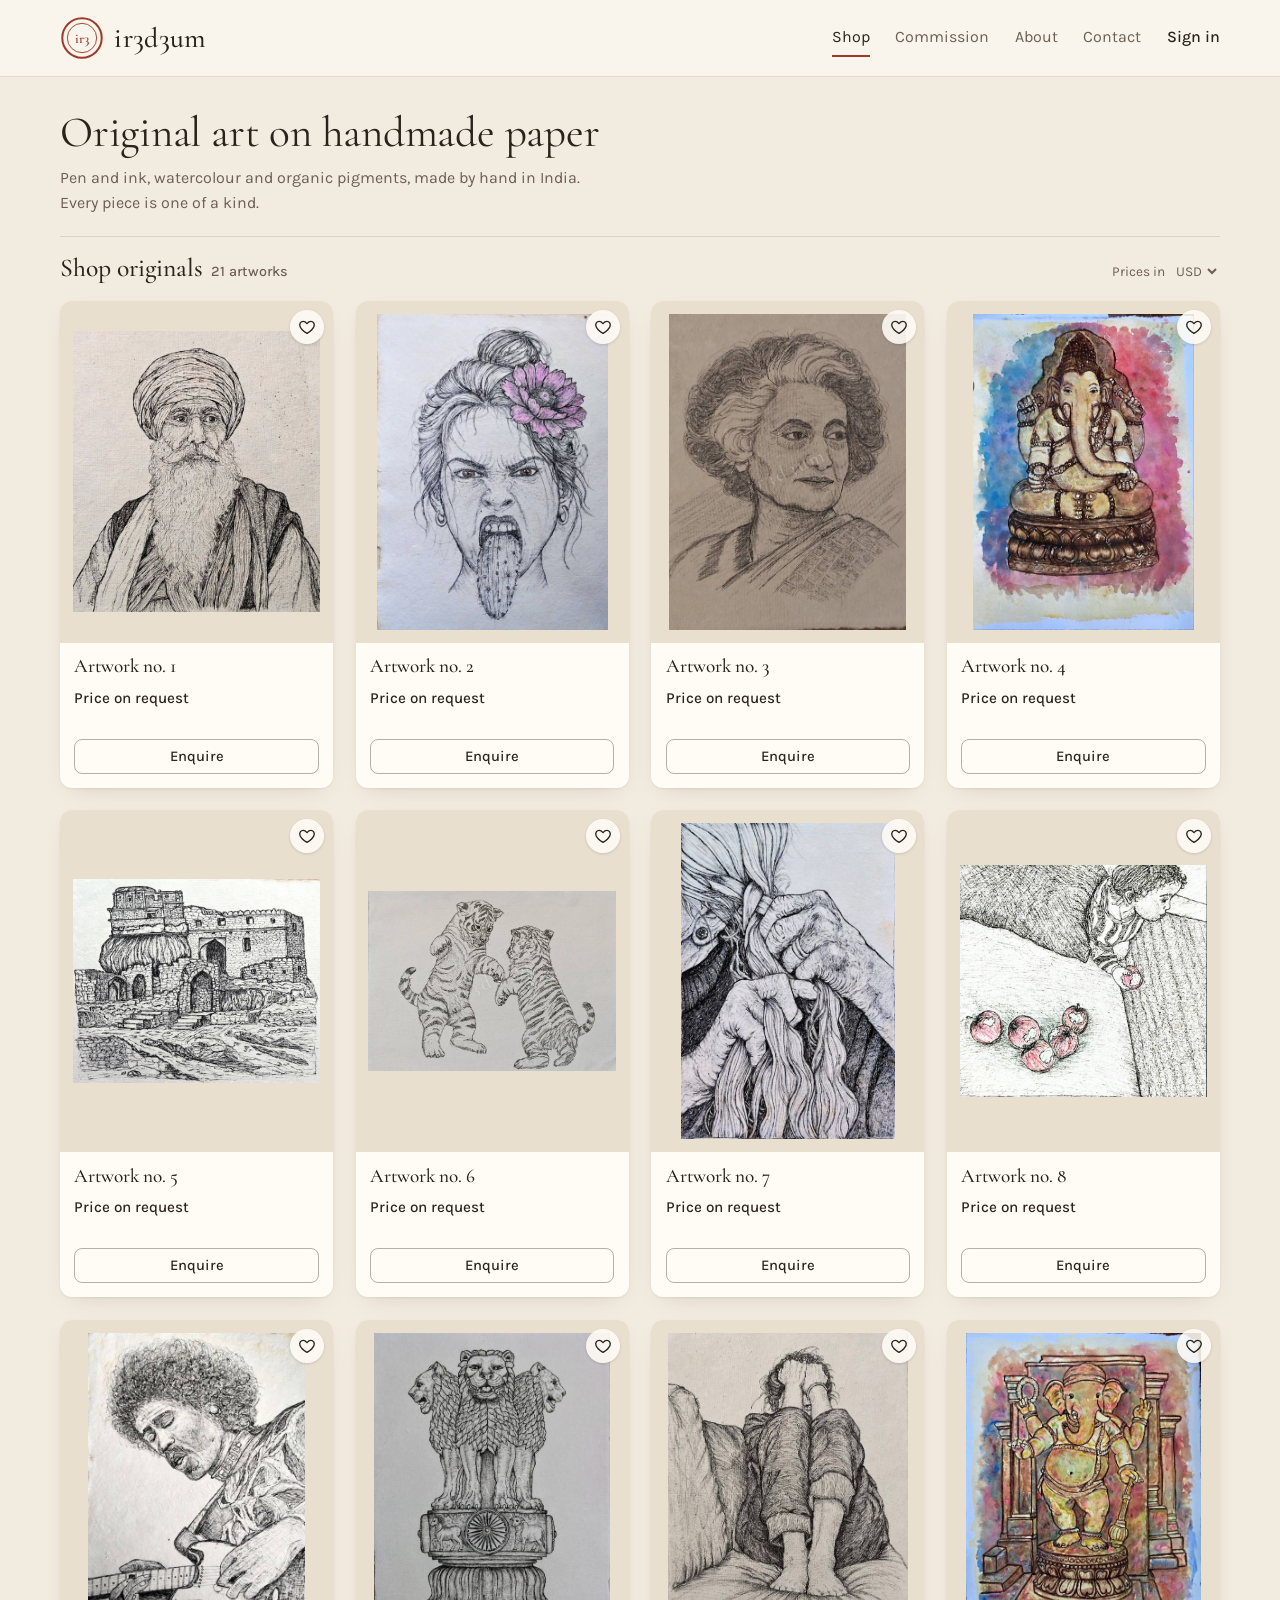
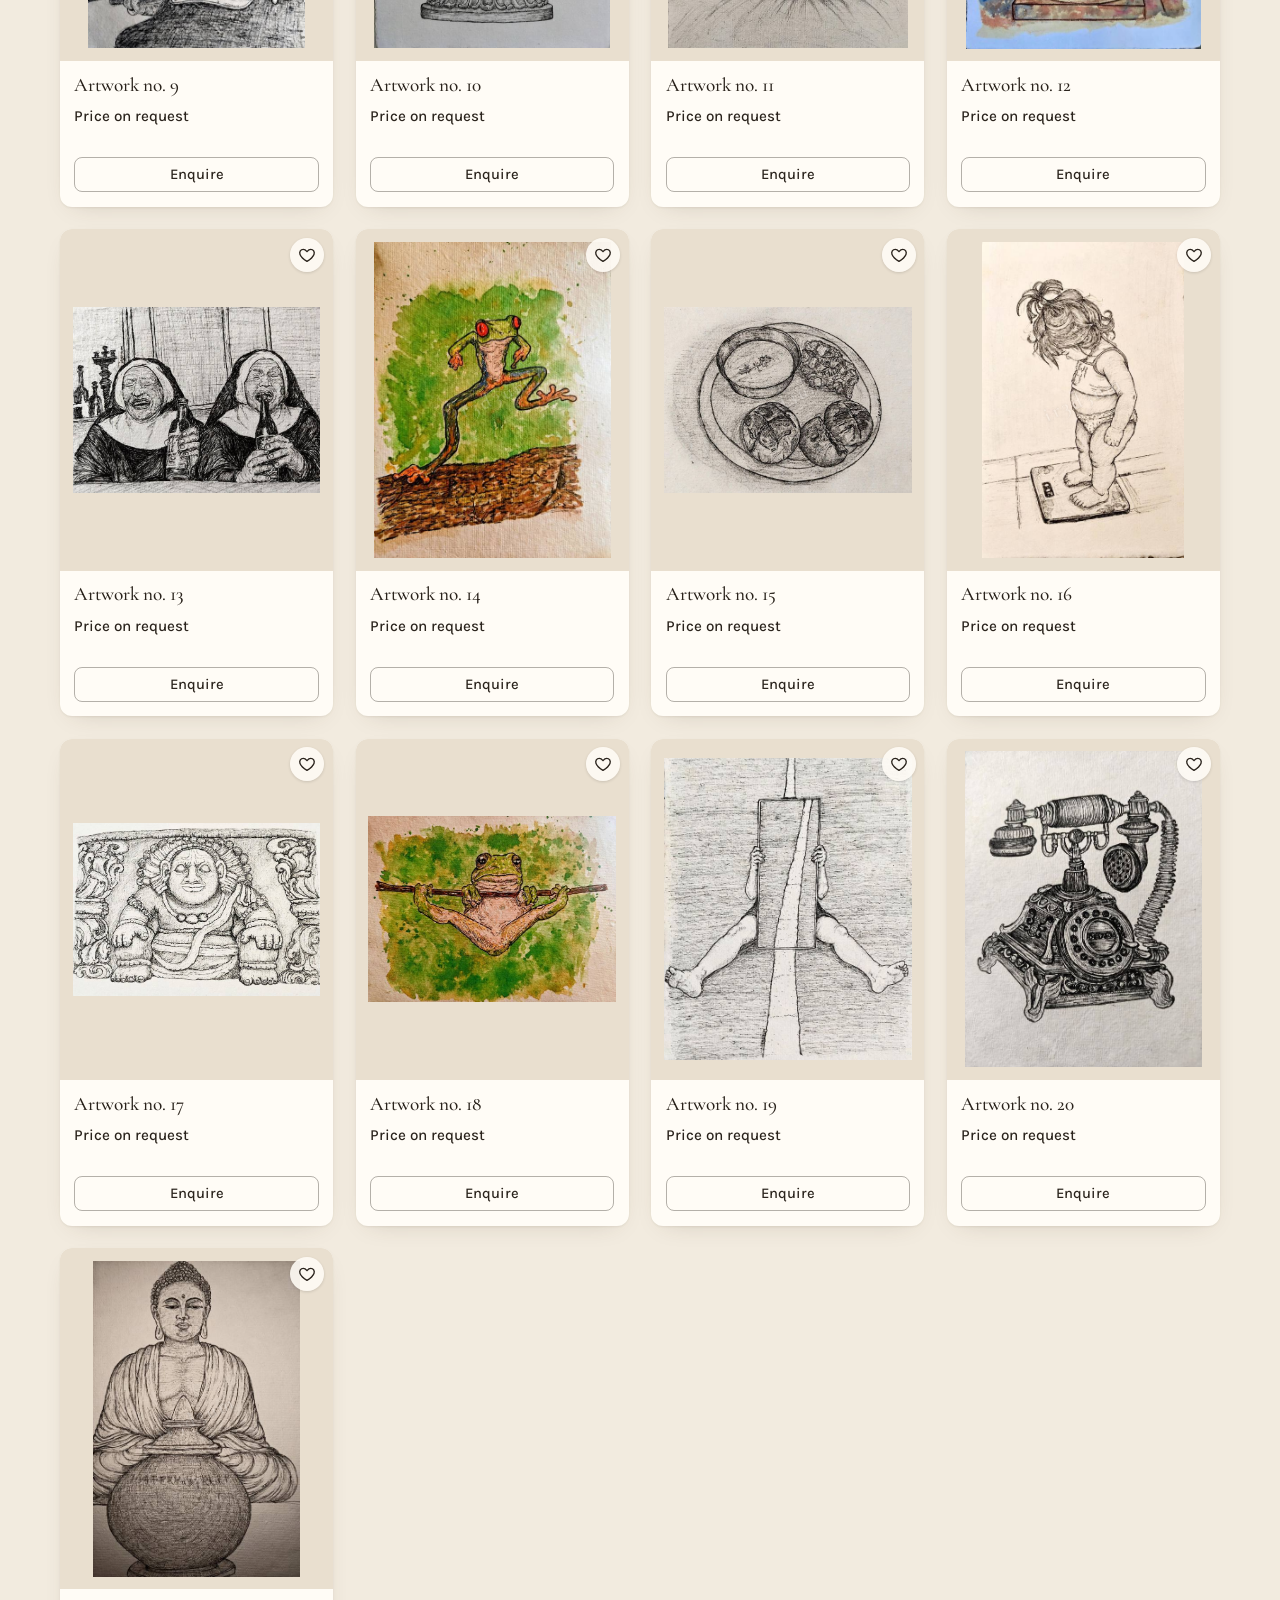
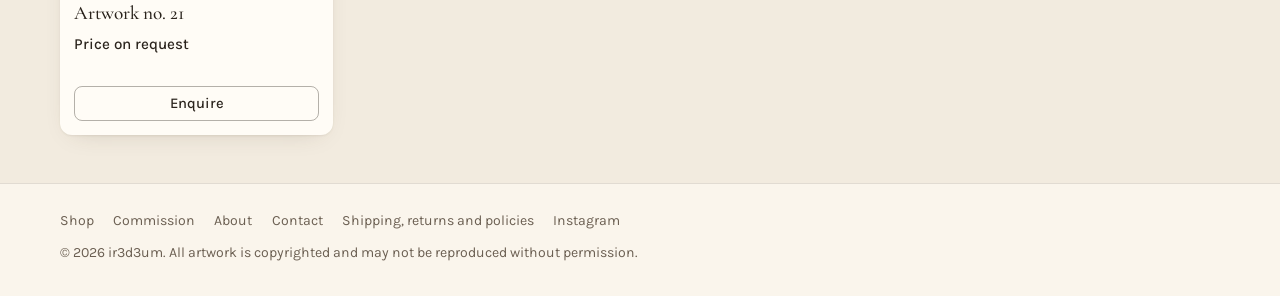
<file: index.html>
<!DOCTYPE html>
<html lang="en">
<head>
<meta charset="utf-8">
<meta name="viewport" content="width=device-width, initial-scale=1, viewport-fit=cover">
<title>ir3d3um | Original art on handmade paper</title>
<meta name="description" content="Original artworks by ir3d3um, made by hand in India on handmade paper. Shop originals or commission an artwork.">
<link rel="icon" href="data:image/svg+xml,%3Csvg xmlns='http://www.w3.org/2000/svg' viewBox='0 0 48 48'%3E%3Ccircle cx='24' cy='24' r='21' fill='none' stroke='%23a3322b' stroke-width='3'/%3E%3C/svg%3E">
<link rel="preconnect" href="https://fonts.googleapis.com"><link rel="preconnect" href="https://fonts.gstatic.com" crossorigin>
<link href="https://fonts.googleapis.com/css2?family=Cormorant+Garamond:ital,wght@0,400;0,500;0,600;1,400&family=Karla:wght@400;500&display=swap" rel="stylesheet">
<link rel="stylesheet" href="style.css">
</head>
<body>
<header class="site-head"><div class="wrap">
  <a class="brand" href="index.html" aria-label="ir3d3um home"><svg viewBox="0 0 48 48" aria-hidden="true"><circle cx="24" cy="24" r="21.5" fill="none" stroke="currentColor" stroke-width="2.2"/><circle cx="24" cy="24" r="16" fill="none" stroke="currentColor" stroke-width="1"/><text x="24" y="29" text-anchor="middle" font-family="Cormorant Garamond,Georgia,serif" font-size="15" font-weight="600" fill="currentColor">ir3</text></svg><span>ir3d3um</span></a>
  <button class="menu-btn" type="button" aria-expanded="false" aria-controls="mainnav">Menu</button>
  <nav class="mainnav" id="mainnav" aria-label="Main"><a href="index.html">Shop</a><a href="commission.html">Commission</a><a href="about.html">About</a><a href="contact.html">Contact</a><span id="acctslot" style="display:contents"></span></nav>
</div></header>
<main>
<section class="wrap hero">
  <h1>Original art on handmade paper</h1>
  <p>Pen and ink, watercolour and organic pigments, made by hand in India. Every piece is one of a kind.</p>
</section>
<section class="wrap" id="shop" aria-labelledby="shoph">
  <div class="shopbar"><h2 id="shoph">Shop originals<span class="count" id="count"></span></h2><div id="curslot"></div></div>
  <div class="grid" id="grid"></div>
</section>
</main>
<dialog id="lb" aria-label="Artwork view"><button class="closex" type="button" aria-label="Close">×</button><div class="viewer">
  <div class="frame"><img alt="" draggable="false"><span class="wm">ir3d3um</span></div>
  <p class="cap" id="lbcap"></p>
  <div class="acts"><button type="button" class="btn ghost small" id="wallbtn">See it on a wall</button><button type="button" class="btn ghost small" id="roombtn">Try it in your room</button><a class="btn small" id="lbenq" href="contact.html">Enquire about this artwork</a></div>
  <p class="fine">© ir3d3um. All artwork is copyrighted. Do not copy or reproduce without written permission.</p>
</div></dialog>
<dialog id="wall" aria-label="Artwork on a wall"><button class="closex" type="button" aria-label="Close">×</button><div class="viewer">
  <canvas id="wallcanvas"></canvas><p class="cap" id="wallname"></p>
  <div class="acts"><button type="button" class="btn ghost small" id="wnext">Change wall</button><button type="button" class="btn ghost small" id="fnext">Change frame</button></div>
  <p class="fine">A visual preview only. Real size, framing and colour vary.</p>
</div></dialog>
<dialog id="room" aria-label="Try the artwork in your room"><button class="closex" type="button" aria-label="Close">×</button><div class="viewer">
  <canvas id="roomcanvas"></canvas>
  <div class="acts"><label class="btn small">Choose a photo of your wall<input type="file" id="roomfile" accept="image/*"></label><button type="button" class="btn ghost small" id="roomframe">Change frame</button></div>
  <p class="fine"><label>Size <input type="range" id="roomsize" min="10" max="80" value="30"></label></p>
  <p class="fine">Drag the artwork to place it. Your photo stays on your device and is never uploaded.</p>
</div></dialog>
<footer class="site-foot"><div class="wrap">
  <nav aria-label="Footer"><a href="index.html">Shop</a><a href="commission.html">Commission</a><a href="about.html">About</a><a href="contact.html">Contact</a><a href="policies.html">Shipping, returns and policies</a><a href="https://www.instagram.com/ir3d3um" target="_blank" rel="noopener">Instagram</a></nav>
  <span>© 2026 ir3d3um. All artwork is copyrighted and may not be reproduced without permission.</span>
</div></footer>
<script src="site-config.js"></script>
<script src="common.js"></script>
<script src="firebase-config.js"></script>
<script src="accounts.js"></script>
<script src="currency.js"></script>
<script src="site.js"></script>
</body>
</html>
</file>
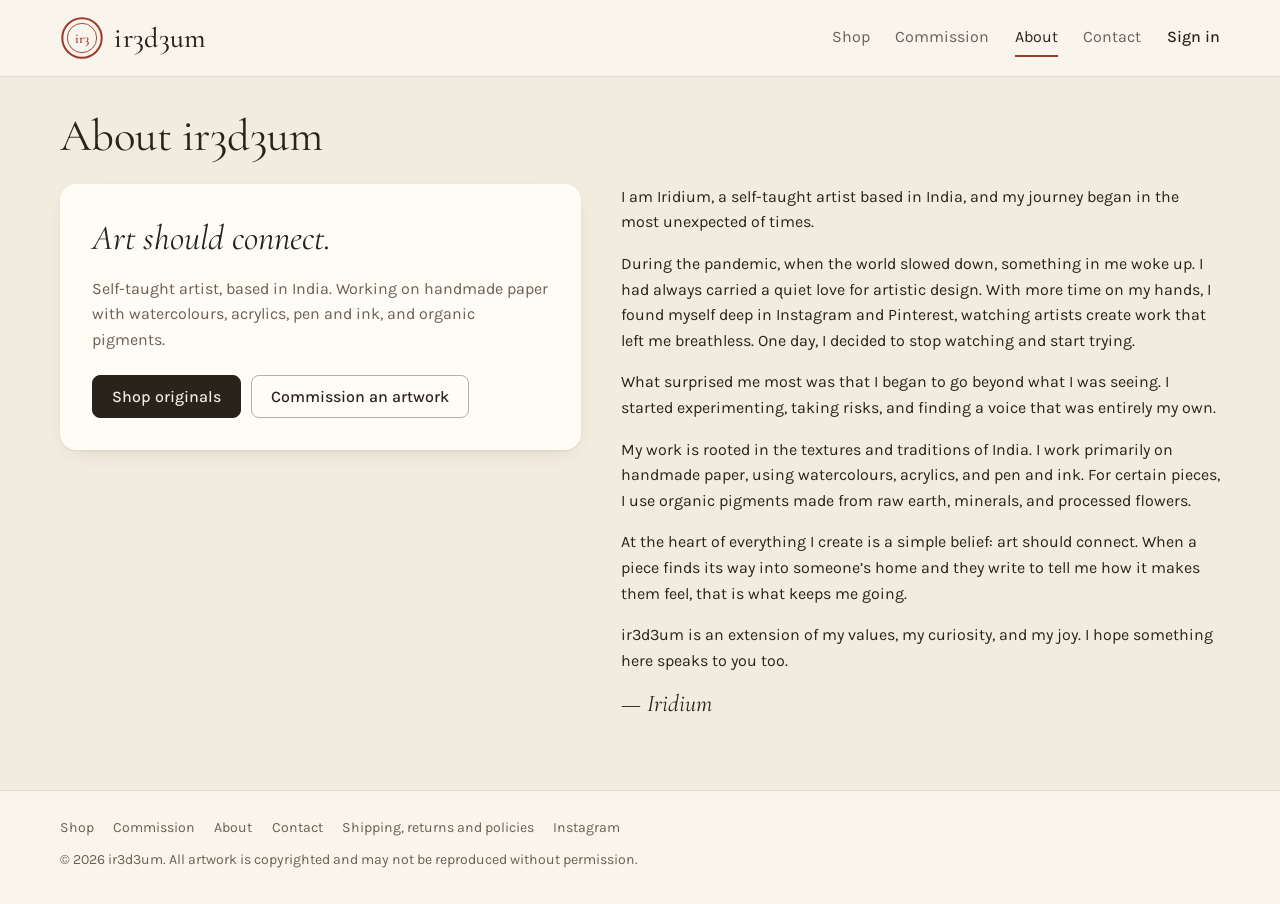
<file: about.html>
<!DOCTYPE html>
<html lang="en">
<head>
<meta charset="utf-8">
<meta name="viewport" content="width=device-width, initial-scale=1, viewport-fit=cover">
<title>About | ir3d3um</title>
<meta name="description" content="About Iridium, the self-taught artist behind ir3d3um.">
<link rel="icon" href="data:image/svg+xml,%3Csvg xmlns='http://www.w3.org/2000/svg' viewBox='0 0 48 48'%3E%3Ccircle cx='24' cy='24' r='21' fill='none' stroke='%23a3322b' stroke-width='3'/%3E%3C/svg%3E">
<link rel="preconnect" href="https://fonts.googleapis.com"><link rel="preconnect" href="https://fonts.gstatic.com" crossorigin>
<link href="https://fonts.googleapis.com/css2?family=Cormorant+Garamond:ital,wght@0,400;0,500;0,600;1,400&family=Karla:wght@400;500&display=swap" rel="stylesheet">
<link rel="stylesheet" href="style.css">
</head>
<body>
<header class="site-head"><div class="wrap">
  <a class="brand" href="index.html" aria-label="ir3d3um home"><svg viewBox="0 0 48 48" aria-hidden="true"><circle cx="24" cy="24" r="21.5" fill="none" stroke="currentColor" stroke-width="2.2"/><circle cx="24" cy="24" r="16" fill="none" stroke="currentColor" stroke-width="1"/><text x="24" y="29" text-anchor="middle" font-family="Cormorant Garamond,Georgia,serif" font-size="15" font-weight="600" fill="currentColor">ir3</text></svg><span>ir3d3um</span></a>
  <button class="menu-btn" type="button" aria-expanded="false" aria-controls="mainnav">Menu</button>
  <nav class="mainnav" id="mainnav" aria-label="Main"><a href="index.html">Shop</a><a href="commission.html">Commission</a><a href="about.html">About</a><a href="contact.html">Contact</a><span id="acctslot" style="display:contents"></span></nav>
</div></header>
<main class="wrap page">
  <h1>About ir3d3um</h1>
  <div class="two" style="margin-top:1.4rem">
    <div class="panel"><p class="pull">Art should connect.</p><p style="color:var(--ink-soft);margin:1rem 0 0">Self-taught artist, based in India. Working on handmade paper with watercolours, acrylics, pen and ink, and organic pigments.</p>
      <p style="margin:1.4rem 0 0;display:flex;gap:.6rem;flex-wrap:wrap"><a class="btn" href="index.html">Shop originals</a><a class="btn ghost" href="commission.html">Commission an artwork</a></p></div>
    <div class="prose">
      <p>I am Iridium, a self-taught artist based in India, and my journey began in the most unexpected of times.</p>
      <p>During the pandemic, when the world slowed down, something in me woke up. I had always carried a quiet love for artistic design. With more time on my hands, I found myself deep in Instagram and Pinterest, watching artists create work that left me breathless. One day, I decided to stop watching and start trying.</p>
      <p>What surprised me most was that I began to go beyond what I was seeing. I started experimenting, taking risks, and finding a voice that was entirely my own.</p>
      <p>My work is rooted in the textures and traditions of India. I work primarily on handmade paper, using watercolours, acrylics, and pen and ink. For certain pieces, I use organic pigments made from raw earth, minerals, and processed flowers.</p>
      <p>At the heart of everything I create is a simple belief: art should connect. When a piece finds its way into someone’s home and they write to tell me how it makes them feel, that is what keeps me going.</p>
      <p>ir3d3um is an extension of my values, my curiosity, and my joy. I hope something here speaks to you too.</p>
      <p style="font:italic 1.5rem var(--serif)">— Iridium</p>
    </div>
  </div>
</main>
<footer class="site-foot"><div class="wrap">
  <nav aria-label="Footer"><a href="index.html">Shop</a><a href="commission.html">Commission</a><a href="about.html">About</a><a href="contact.html">Contact</a><a href="policies.html">Shipping, returns and policies</a><a href="https://www.instagram.com/ir3d3um" target="_blank" rel="noopener">Instagram</a></nav>
  <span>© 2026 ir3d3um. All artwork is copyrighted and may not be reproduced without permission.</span>
</div></footer>
<script src="site-config.js"></script>
<script src="common.js"></script>
<script src="firebase-config.js"></script>
<script src="accounts.js"></script>
</body>
</html>
</file>
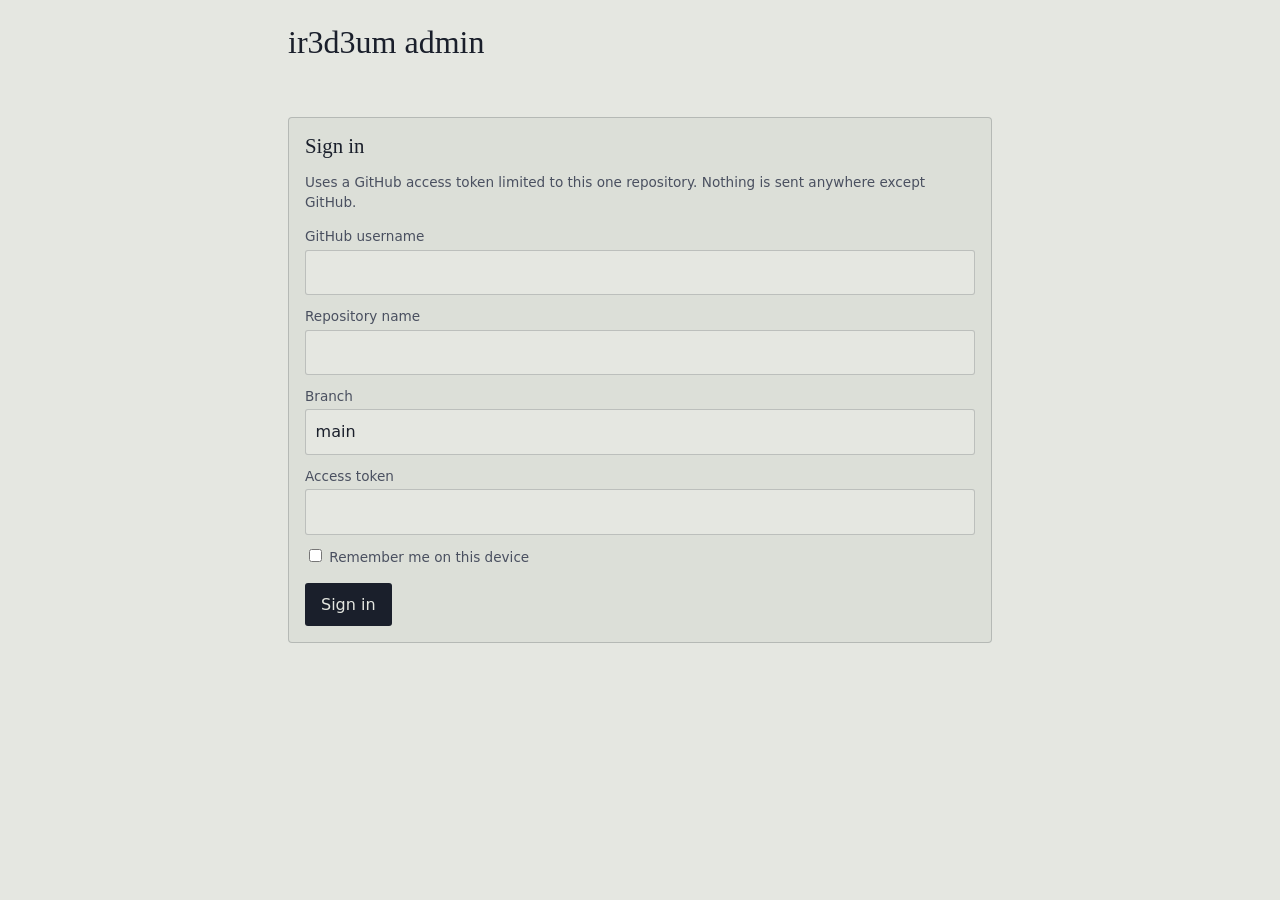
<file: admin.html>
<!DOCTYPE html>
<html lang="en"><head><meta charset="utf-8"><meta name="viewport" content="width=device-width,initial-scale=1"><meta name="robots" content="noindex"><title>ir3d3um admin</title>
<style>
:root{--bg:#e5e7e1;--card:#dcdfd8;--ink:#1a1f2b;--soft:#4a5060;--seal:#a3322b;--line:#1a1f2b33;color-scheme:light}
@media(prefers-color-scheme:dark){:root{--bg:#15181f;--card:#1c2029;--ink:#e6e4dc;--soft:#a5a9b4;--seal:#d4655c;--line:#e6e4dc33;color-scheme:dark}}
*{box-sizing:border-box}[hidden]{display:none!important}
body{margin:0;background:var(--bg);color:var(--ink);font:16px/1.5 system-ui,-apple-system,"Segoe UI",sans-serif;padding:1rem}
main{max-width:44rem;margin:0 auto}h1{font:500 2rem Georgia,serif;margin:.5rem 0 1rem}h2{font:500 1.3rem Georgia,serif;margin:0 0 .5rem}
.box{background:var(--card);padding:1rem;margin:0 0 1rem;border:1px solid var(--line);border-radius:4px}
label{display:block;font-size:.85rem;color:var(--soft);margin:.7rem 0 .2rem}
input,select,textarea{font:inherit;width:100%;padding:.6rem;border:1px solid var(--line);border-radius:3px;background:var(--bg);color:var(--ink)}
button{font:inherit;cursor:pointer;background:var(--ink);color:var(--bg);border:0;border-radius:3px;padding:.6rem 1rem;margin:.8rem .4rem 0 0}
button.alt{background:transparent;color:var(--ink);border:1px solid var(--ink)}button.del{background:transparent;color:var(--seal);border:1px solid var(--seal)}
.item{display:grid;gap:1rem}.item img{width:100%;max-height:220px;object-fit:contain;background:var(--bg)}
@media(min-width:600px){.item{grid-template-columns:140px 1fr}}
#msg{min-height:1.5rem;color:var(--soft)}.small{font-size:.85rem;color:var(--soft)}
</style></head><body><main>
<h1>ir3d3um admin</h1><p id="msg"></p>
<section id="login" class="box"><h2>Sign in</h2>
<p class="small">Uses a GitHub access token limited to this one repository. Nothing is sent anywhere except GitHub.</p>
<form id="lf"><label>GitHub username</label><input id="lo" required autocapitalize="none">
<label>Repository name</label><input id="lr" required autocapitalize="none">
<label>Branch</label><input id="lbr" value="main" autocapitalize="none">
<label>Access token</label><input id="lt" type="password" required autocomplete="off">
<label><input id="rm" type="checkbox" style="width:auto"> Remember me on this device</label>
<button>Sign in</button></form></section>
<div id="app" hidden>
<section class="box"><h2>Add artwork</h2>
<form id="add"><label>Photo</label><input id="afile" type="file" accept="image/*" required>
<label>Title</label><input id="at"><label>Size</label><input id="asz" placeholder="e.g. 8 × 12 in"><label>Medium</label><input id="amd" placeholder="e.g. Pen and ink on handmade paper">
<label>Price</label><input id="apr" placeholder="e.g. ₹12,000 (blank = price on request)">
<label>Status</label><select id="ast"><option value="available">Available</option><option value="sold">Sold</option></select>
<label>Description</label><textarea id="acp" rows="2"></textarea><button>Upload and publish</button></form></section>
<section class="box"><h2>Sale or event banner</h2><p class="small">Shown at the top of the site for everyone. Leave it blank to hide it.</p><textarea id="ann" rows="2" placeholder="e.g. Festive sale: 10% off originals until 30 Nov"></textarea><button id="annsave" type="button">Save banner</button></section>
<section><h2>Your artworks</h2><p class="small">Change anything below, then press Save changes. The first artwork appears first on the site.</p>
<div id="list"></div><button id="save">Save changes</button><button id="out" class="alt">Sign out</button></section></div>
</main>
<script>
var $=function(s){return document.querySelector(s)},S={},items=[];
function msg(t,bad){var m=$("#msg");m.textContent=t;m.style.color=bad?"var(--seal)":"var(--soft)"}
function enc(s){return btoa(unescape(encodeURIComponent(s)))}
function dec(s){return decodeURIComponent(escape(atob(s.replace(/\n/g,""))))}
function api(p,o){o=o||{};var get=!o.method;return fetch("https://api.github.com/repos/"+S.o+"/"+S.r+"/contents/"+p+(get?"?ref="+encodeURIComponent(S.b):""),{method:o.method||"GET",headers:{Authorization:"Bearer "+S.t,Accept:"application/vnd.github+json"},body:o.body}).then(function(r){return r.json().then(function(j){if(!r.ok)throw new Error(j.message||r.status);return j})})}
function save(m){return api("artworks.json",{method:"PUT",body:JSON.stringify({message:m,content:enc(JSON.stringify(items,null,2)),sha:S.sha,branch:S.b})}).then(function(j){S.sha=j.content.sha;msg("Saved. The live site updates in a minute or two.")})}
function load(){msg("Loading\u2026");return api("artworks.json").then(function(j){S.sha=j.sha;items=JSON.parse(dec(j.content));$("#login").hidden=true;$("#app").hidden=false;render();msg("");api("site.json").then(function(s){S.ann=s.sha;$("#ann").value=JSON.parse(dec(s.content)).announcement||""}).catch(function(){})})}
function render(){var L=$("#list");L.innerHTML="";items.forEach(function(a,i){var d=document.createElement("div");d.className="box item";
d.innerHTML='<img src="'+a.file+'" alt=""><div><label>Title</label><input data-k="title"><label>Size</label><input data-k="size"><label>Medium</label><input data-k="medium"><label>Price</label><input data-k="price" placeholder="blank = price on request"><label>Status</label><select data-k="status"><option value="available">Available</option><option value="sold">Sold</option></select><label>Description</label><textarea data-k="description" rows="2"></textarea><div><button type="button" class="alt" data-a="up">\u2191</button><button type="button" class="alt" data-a="down">\u2193</button><button type="button" class="del" data-a="del">Delete</button></div></div>';
d.querySelectorAll("[data-k]").forEach(function(f){f.value=a[f.dataset.k]||"";f.oninput=function(){a[f.dataset.k]=f.value}});
d.querySelectorAll("[data-a]").forEach(function(b){b.onclick=function(){act(i,b.dataset.a)}});L.appendChild(d)})}
function act(i,k){
if(k==="del"){if(!confirm("Delete this artwork from the site?"))return;var a=items.splice(i,1)[0];msg("Deleting\u2026");
save("Remove artwork").then(function(){render();var fs=[a.file,a.thumb,a.view].filter(function(x,i,r){return x&&r.indexOf(x)===i});return Promise.all(fs.map(function(p){return api(p).then(function(f){return api(p,{method:"DELETE",body:JSON.stringify({message:"Remove image",sha:f.sha,branch:S.b})})}).catch(function(){})}))}).catch(function(x){msg("Error: "+x.message,1)});return}
var j=k==="up"?i-1:i+1;if(j<0||j>=items.length)return;var t=items[i];items[i]=items[j];items[j]=t;render();msg("Order changed. Press Save changes.")}
async function shrink(f,L,Q){L=L||1100;Q=Q||.74;var bm=await createImageBitmap(f),k=Math.min(1,L/Math.max(bm.width,bm.height)),c=document.createElement("canvas");c.width=Math.round(bm.width*k);c.height=Math.round(bm.height*k);c.getContext("2d").drawImage(bm,0,0,c.width,c.height);return{data:c.toDataURL("image/jpeg",Q).split(",")[1],w:c.width,h:c.height}}
$("#add").onsubmit=async function(e){e.preventDefault();var f=$("#afile").files[0];if(!f)return;msg("Uploading\u2026");
try{var s=await shrink(f,1100,.74),sm=await shrink(f,700,.72),id=Date.now(),name="images/art-"+id+".jpg",tn="images/art-"+id+"-thumb.jpg";
await api(name,{method:"PUT",body:JSON.stringify({message:"Add image",content:s.data,branch:S.b})});
await api(tn,{method:"PUT",body:JSON.stringify({message:"Add thumbnail",content:sm.data,branch:S.b})});
var t=$("#at").value;items.unshift({file:name,thumb:tn,view:name,w:sm.w,h:sm.h,title:t,alt:t?"Artwork: "+t:"Artwork by ir3d3um",size:$("#asz").value,medium:$("#amd").value,price:$("#apr").value,status:$("#ast").value,description:$("#acp").value});
await save("Add artwork");e.target.reset();render()}catch(x){msg("Error: "+x.message,1)}};
$("#save").onclick=function(){msg("Saving\u2026");save("Update gallery").catch(function(x){msg("Error: "+x.message,1)})};
$("#annsave").onclick=function(){msg("Saving banner\u2026");api("site.json",{method:"PUT",body:JSON.stringify({message:"Update banner",content:enc(JSON.stringify({announcement:$("#ann").value.trim()},null,2)),sha:S.ann,branch:S.b})}).then(function(j){S.ann=j.content.sha;msg("Banner saved. It shows on the site within a minute or two.")}).catch(function(x){msg("Error: "+x.message,1)})};
$("#out").onclick=function(){localStorage.removeItem("irAdmin");location.reload()};
$("#lf").onsubmit=function(e){e.preventDefault();S={o:$("#lo").value.trim(),r:$("#lr").value.trim(),b:$("#lbr").value.trim()||"main",t:$("#lt").value.trim()};
load().then(function(){if($("#rm").checked)localStorage.setItem("irAdmin",JSON.stringify(S))}).catch(function(x){msg("Could not sign in: "+x.message,1)})};
try{var sv=JSON.parse(localStorage.getItem("irAdmin"));if(sv){S=sv;load().catch(function(){msg("Please sign in again.",1)})}}catch(e){}
</script></body></html>
</file>
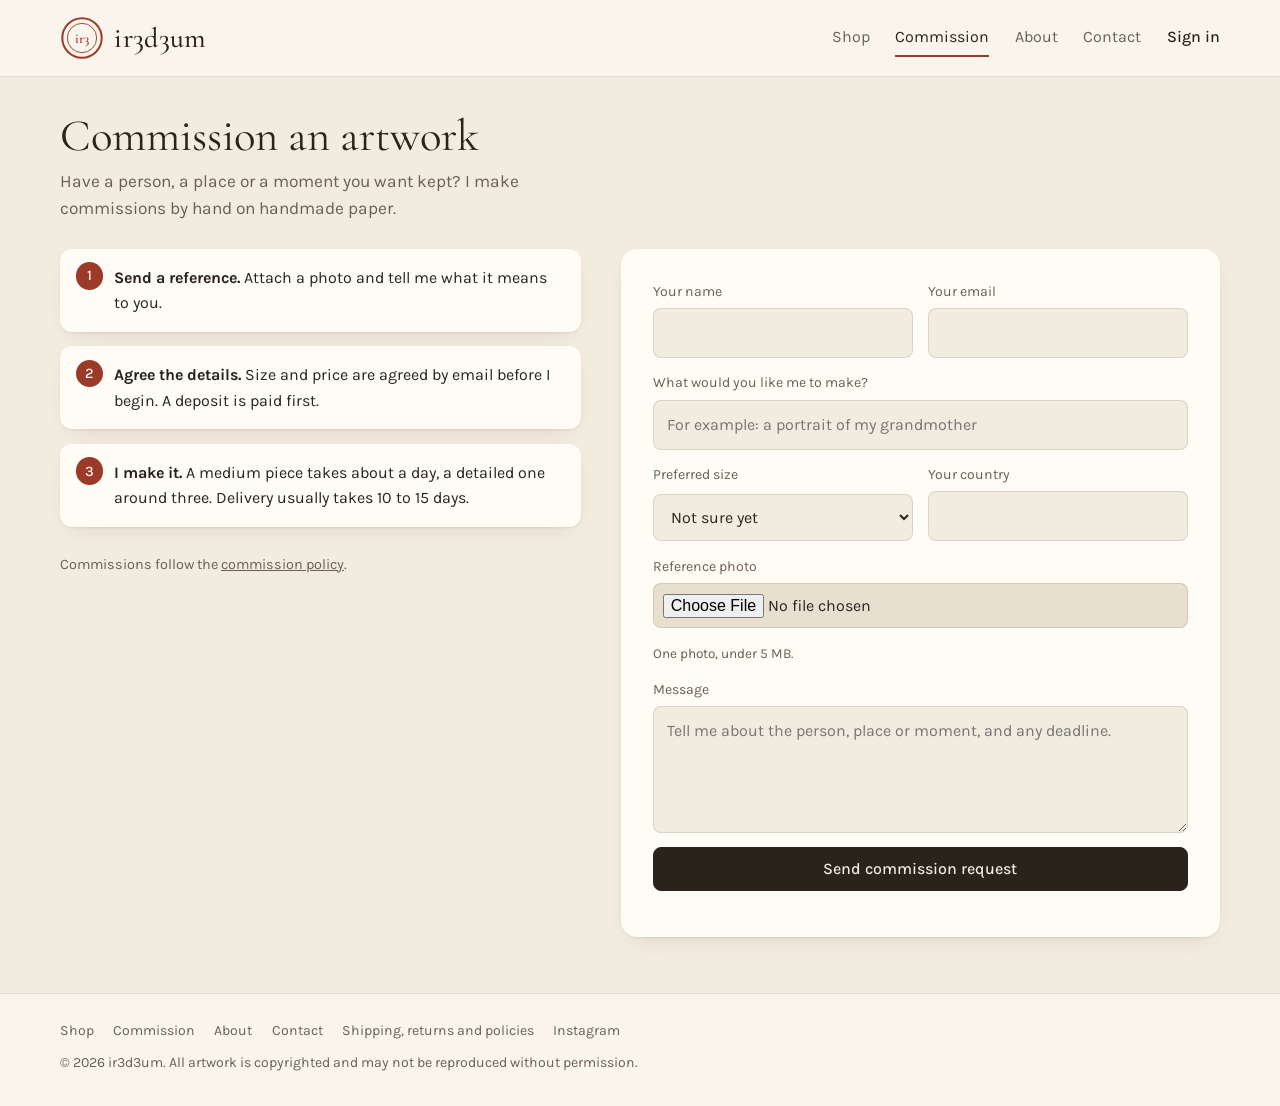
<file: commission.html>
<!DOCTYPE html>
<html lang="en">
<head>
<meta charset="utf-8">
<meta name="viewport" content="width=device-width, initial-scale=1, viewport-fit=cover">
<title>Commission an artwork | ir3d3um</title>
<meta name="description" content="Commission an original artwork from ir3d3um, made by hand on handmade paper.">
<link rel="icon" href="data:image/svg+xml,%3Csvg xmlns='http://www.w3.org/2000/svg' viewBox='0 0 48 48'%3E%3Ccircle cx='24' cy='24' r='21' fill='none' stroke='%23a3322b' stroke-width='3'/%3E%3C/svg%3E">
<link rel="preconnect" href="https://fonts.googleapis.com"><link rel="preconnect" href="https://fonts.gstatic.com" crossorigin>
<link href="https://fonts.googleapis.com/css2?family=Cormorant+Garamond:ital,wght@0,400;0,500;0,600;1,400&family=Karla:wght@400;500&display=swap" rel="stylesheet">
<link rel="stylesheet" href="style.css">
</head>
<body>
<header class="site-head"><div class="wrap">
  <a class="brand" href="index.html" aria-label="ir3d3um home"><svg viewBox="0 0 48 48" aria-hidden="true"><circle cx="24" cy="24" r="21.5" fill="none" stroke="currentColor" stroke-width="2.2"/><circle cx="24" cy="24" r="16" fill="none" stroke="currentColor" stroke-width="1"/><text x="24" y="29" text-anchor="middle" font-family="Cormorant Garamond,Georgia,serif" font-size="15" font-weight="600" fill="currentColor">ir3</text></svg><span>ir3d3um</span></a>
  <button class="menu-btn" type="button" aria-expanded="false" aria-controls="mainnav">Menu</button>
  <nav class="mainnav" id="mainnav" aria-label="Main"><a href="index.html">Shop</a><a href="commission.html">Commission</a><a href="about.html">About</a><a href="contact.html">Contact</a><span id="acctslot" style="display:contents"></span></nav>
</div></header>
<main class="wrap page">
  <h1>Commission an artwork</h1>
  <p class="lede">Have a person, a place or a moment you want kept? I make commissions by hand on handmade paper.</p>
  <div class="two">
    <div>
      <ol class="steps">
        <li><strong>Send a reference.</strong> Attach a photo and tell me what it means to you.</li>
        <li><strong>Agree the details.</strong> Size and price are agreed by email before I begin. A deposit is paid first.</li>
        <li><strong>I make it.</strong> A medium piece takes about a day, a detailed one around three. Delivery usually takes 10 to 15 days.</li>
      </ol>
      <p class="hint" style="color:var(--ink-soft);font-size:.9rem">Commissions follow the <a href="policies.html#commissions">commission policy</a>.</p>
    </div>
    <div class="panel">
      <form class="irform" data-enquiry>
        <input type="hidden" name="intent" value="Commission an artwork">
        <div class="row2"><label>Your name<input name="name" required autocomplete="name"></label>
      <label>Your email<input name="email" type="email" required autocomplete="email"></label></div>
        <label>What would you like me to make?<input name="artwork" placeholder="For example: a portrait of my grandmother" required></label>
        <div class="row2"><label>Preferred size<select name="size"><option>Not sure yet</option><option>Small (about A5)</option><option>Medium (about A4)</option><option>Large (about A3)</option></select></label>
        <label>Your country<input name="country" autocomplete="country-name"></label></div>
        <label>Reference photo<input type="file" name="attachment" accept="image/*"></label>
        <p class="hint">One photo, under 5 MB.</p>
        <label>Message<textarea name="message" rows="4" required placeholder="Tell me about the person, place or moment, and any deadline."></textarea></label>
        <button class="btn" type="submit">Send commission request</button>
        <p class="formstatus" role="status"></p>
      </form>
    </div>
  </div>
</main>
<footer class="site-foot"><div class="wrap">
  <nav aria-label="Footer"><a href="index.html">Shop</a><a href="commission.html">Commission</a><a href="about.html">About</a><a href="contact.html">Contact</a><a href="policies.html">Shipping, returns and policies</a><a href="https://www.instagram.com/ir3d3um" target="_blank" rel="noopener">Instagram</a></nav>
  <span>© 2026 ir3d3um. All artwork is copyrighted and may not be reproduced without permission.</span>
</div></footer>
<script src="site-config.js"></script>
<script src="common.js"></script>
<script src="firebase-config.js"></script>
<script src="accounts.js"></script>
<script src="forms.js"></script>
</body>
</html>
</file>
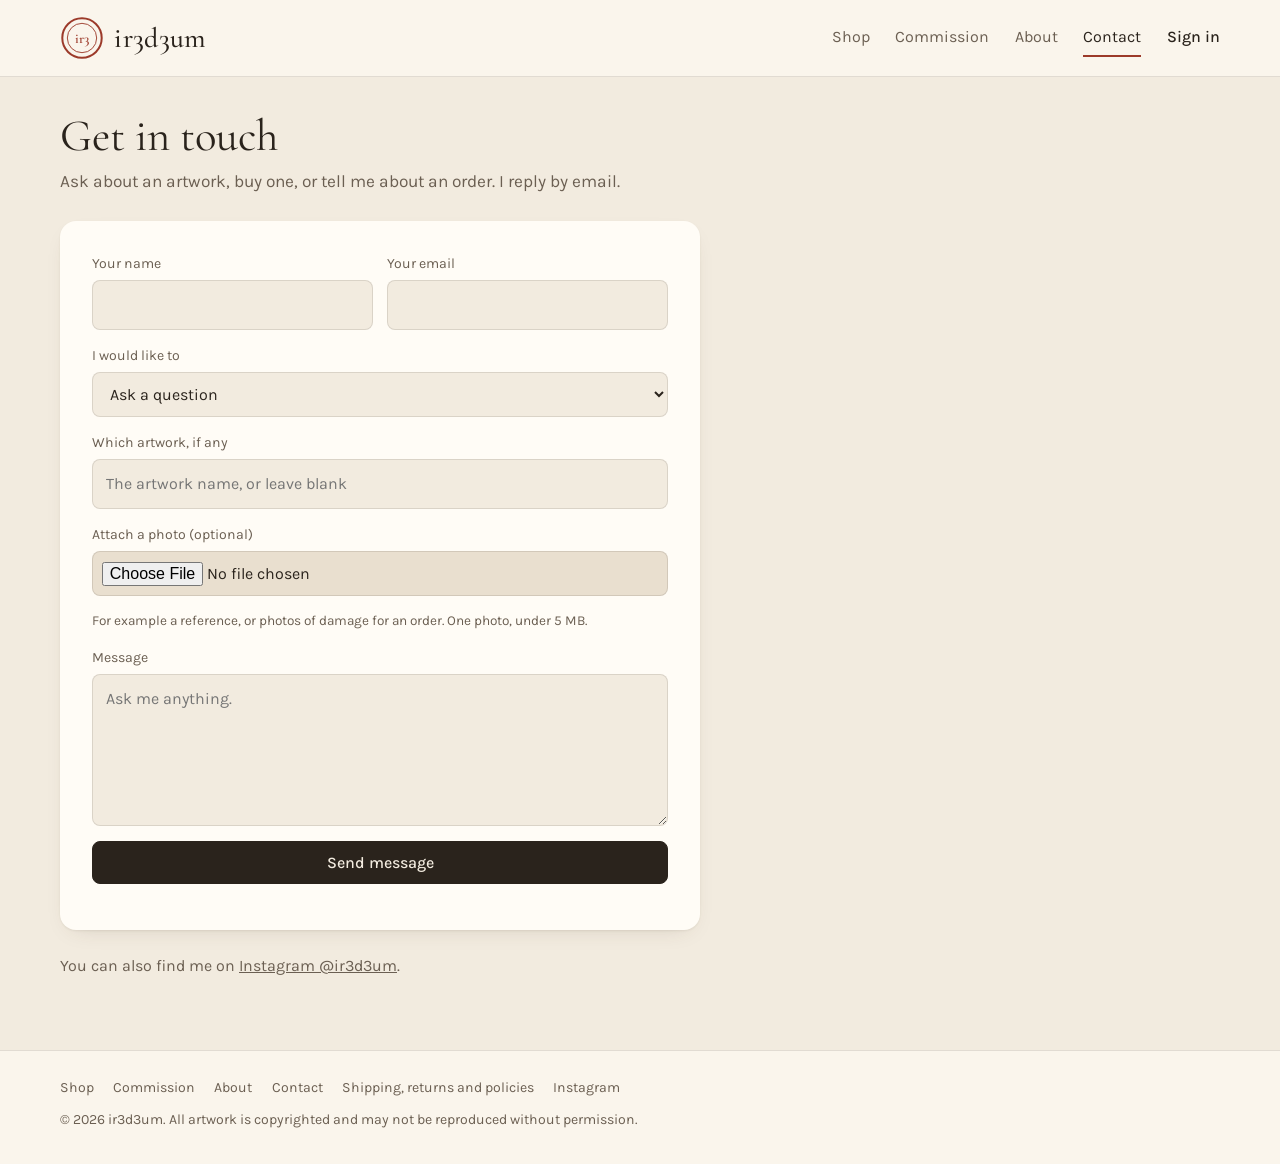
<file: contact.html>
<!DOCTYPE html>
<html lang="en">
<head>
<meta charset="utf-8">
<meta name="viewport" content="width=device-width, initial-scale=1, viewport-fit=cover">
<title>Contact | ir3d3um</title>
<meta name="description" content="Contact ir3d3um about an artwork, an order or a commission.">
<link rel="icon" href="data:image/svg+xml,%3Csvg xmlns='http://www.w3.org/2000/svg' viewBox='0 0 48 48'%3E%3Ccircle cx='24' cy='24' r='21' fill='none' stroke='%23a3322b' stroke-width='3'/%3E%3C/svg%3E">
<link rel="preconnect" href="https://fonts.googleapis.com"><link rel="preconnect" href="https://fonts.gstatic.com" crossorigin>
<link href="https://fonts.googleapis.com/css2?family=Cormorant+Garamond:ital,wght@0,400;0,500;0,600;1,400&family=Karla:wght@400;500&display=swap" rel="stylesheet">
<link rel="stylesheet" href="style.css">
</head>
<body>
<header class="site-head"><div class="wrap">
  <a class="brand" href="index.html" aria-label="ir3d3um home"><svg viewBox="0 0 48 48" aria-hidden="true"><circle cx="24" cy="24" r="21.5" fill="none" stroke="currentColor" stroke-width="2.2"/><circle cx="24" cy="24" r="16" fill="none" stroke="currentColor" stroke-width="1"/><text x="24" y="29" text-anchor="middle" font-family="Cormorant Garamond,Georgia,serif" font-size="15" font-weight="600" fill="currentColor">ir3</text></svg><span>ir3d3um</span></a>
  <button class="menu-btn" type="button" aria-expanded="false" aria-controls="mainnav">Menu</button>
  <nav class="mainnav" id="mainnav" aria-label="Main"><a href="index.html">Shop</a><a href="commission.html">Commission</a><a href="about.html">About</a><a href="contact.html">Contact</a><span id="acctslot" style="display:contents"></span></nav>
</div></header>
<main class="wrap page">
  <h1>Get in touch</h1>
  <p class="lede">Ask about an artwork, buy one, or tell me about an order. I reply by email.</p>
  <div class="panel" style="max-width:40rem">
    <form class="irform" data-enquiry>
      <div class="row2"><label>Your name<input name="name" required autocomplete="name"></label>
      <label>Your email<input name="email" type="email" required autocomplete="email"></label></div>
      <label>I would like to<select name="intent"><option value="question">Ask a question</option><option value="buy">Buy an artwork</option><option value="similar">Ask about a similar artwork</option><option value="commission">Commission an artwork</option><option value="order">Get help with an order</option></select></label>
      <label>Which artwork, if any<input name="artwork" placeholder="The artwork name, or leave blank"></label>
      <div class="buyfields" hidden>
        <div class="row2"><label>Country<input name="country" autocomplete="country-name"></label><label>Phone (optional)<input name="phone" type="tel" autocomplete="tel"></label></div>
        <p class="hint">I will reply with the price, shipping for your country and payment details before anything is final. See the <a href="policies.html">policies</a>.</p>
      </div>
      <label>Attach a photo (optional)<input type="file" name="attachment" accept="image/*"></label>
      <p class="hint">For example a reference, or photos of damage for an order. One photo, under 5 MB.</p>
      <label>Message<textarea name="message" rows="5" required placeholder="Ask me anything."></textarea></label>
      <button class="btn" type="submit">Send message</button>
      <p class="formstatus" role="status"></p>
    </form>
  </div>
  <p style="color:var(--ink-soft);margin-top:1.4rem">You can also find me on <a href="https://www.instagram.com/ir3d3um" target="_blank" rel="noopener">Instagram @ir3d3um</a>.</p>
</main>
<footer class="site-foot"><div class="wrap">
  <nav aria-label="Footer"><a href="index.html">Shop</a><a href="commission.html">Commission</a><a href="about.html">About</a><a href="contact.html">Contact</a><a href="policies.html">Shipping, returns and policies</a><a href="https://www.instagram.com/ir3d3um" target="_blank" rel="noopener">Instagram</a></nav>
  <span>© 2026 ir3d3um. All artwork is copyrighted and may not be reproduced without permission.</span>
</div></footer>
<script src="site-config.js"></script>
<script src="common.js"></script>
<script src="firebase-config.js"></script>
<script src="accounts.js"></script>
<script src="forms.js"></script>
</body>
</html>
</file>
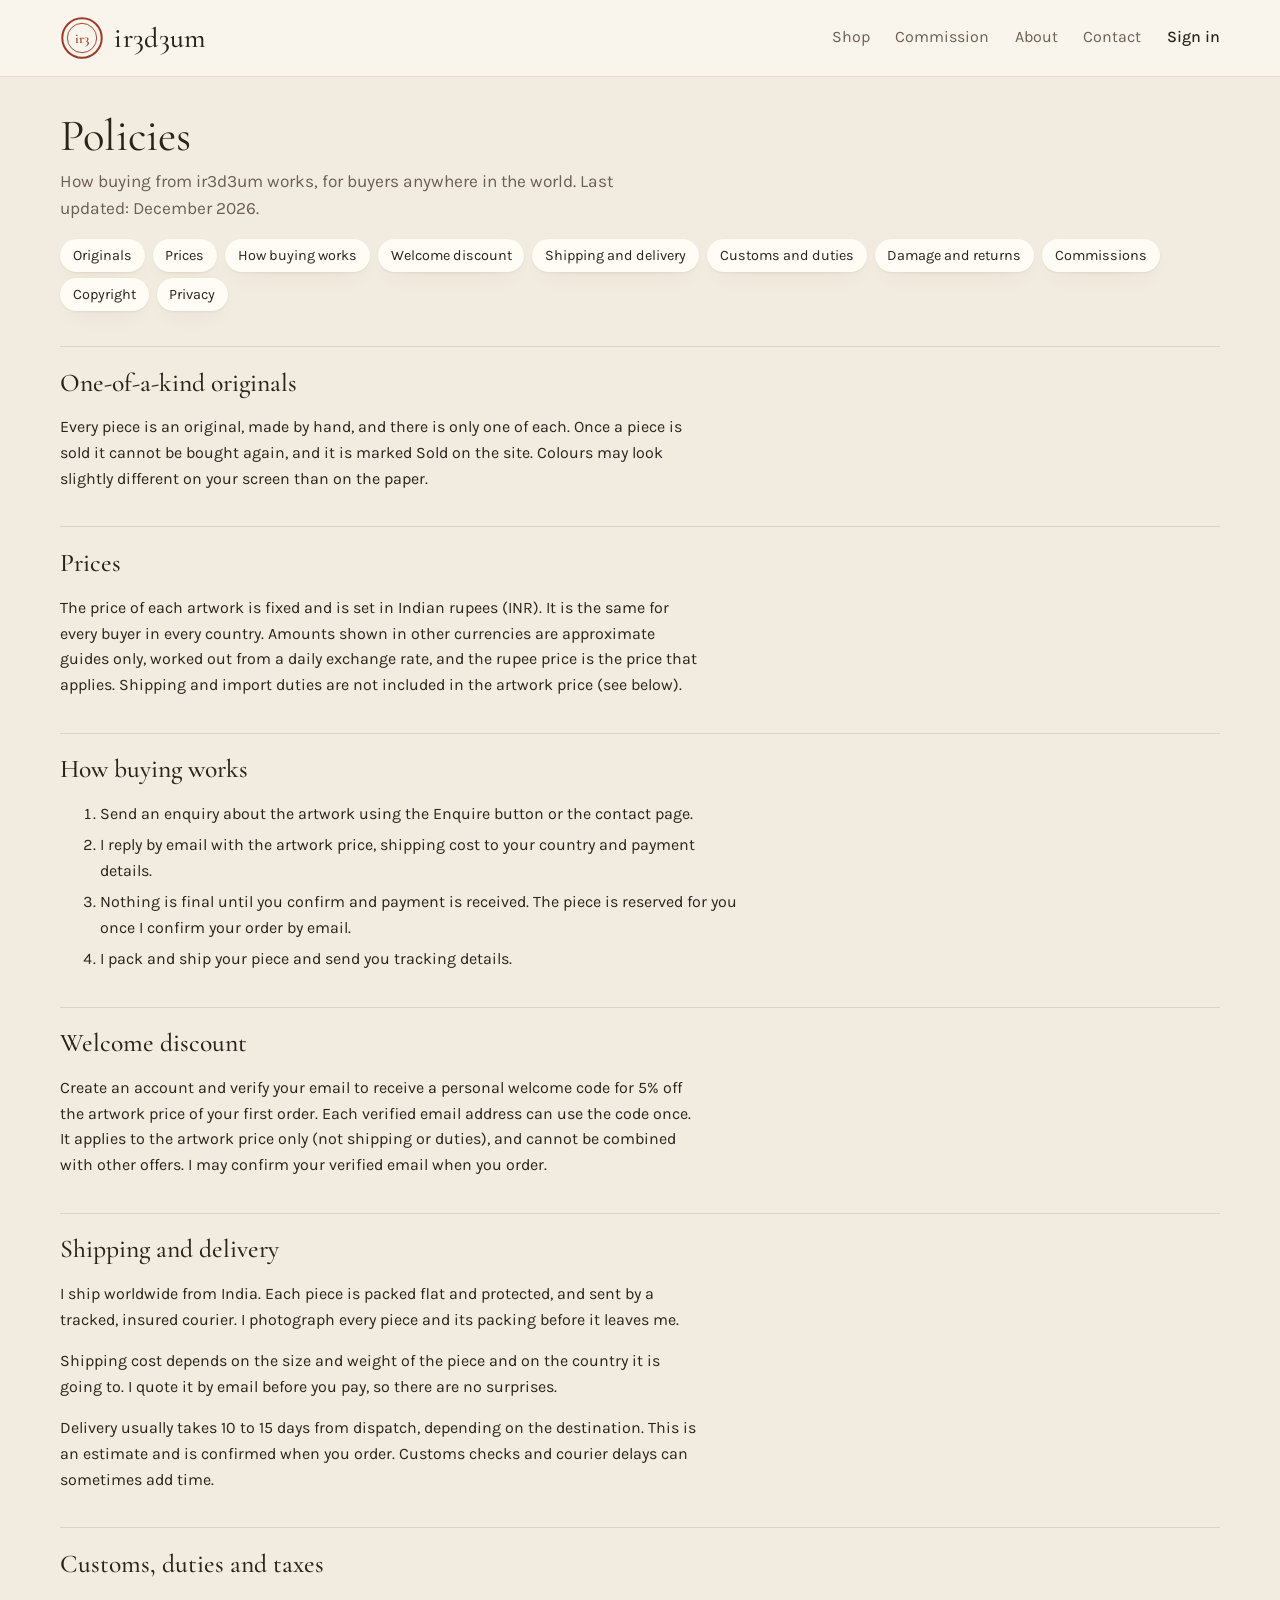
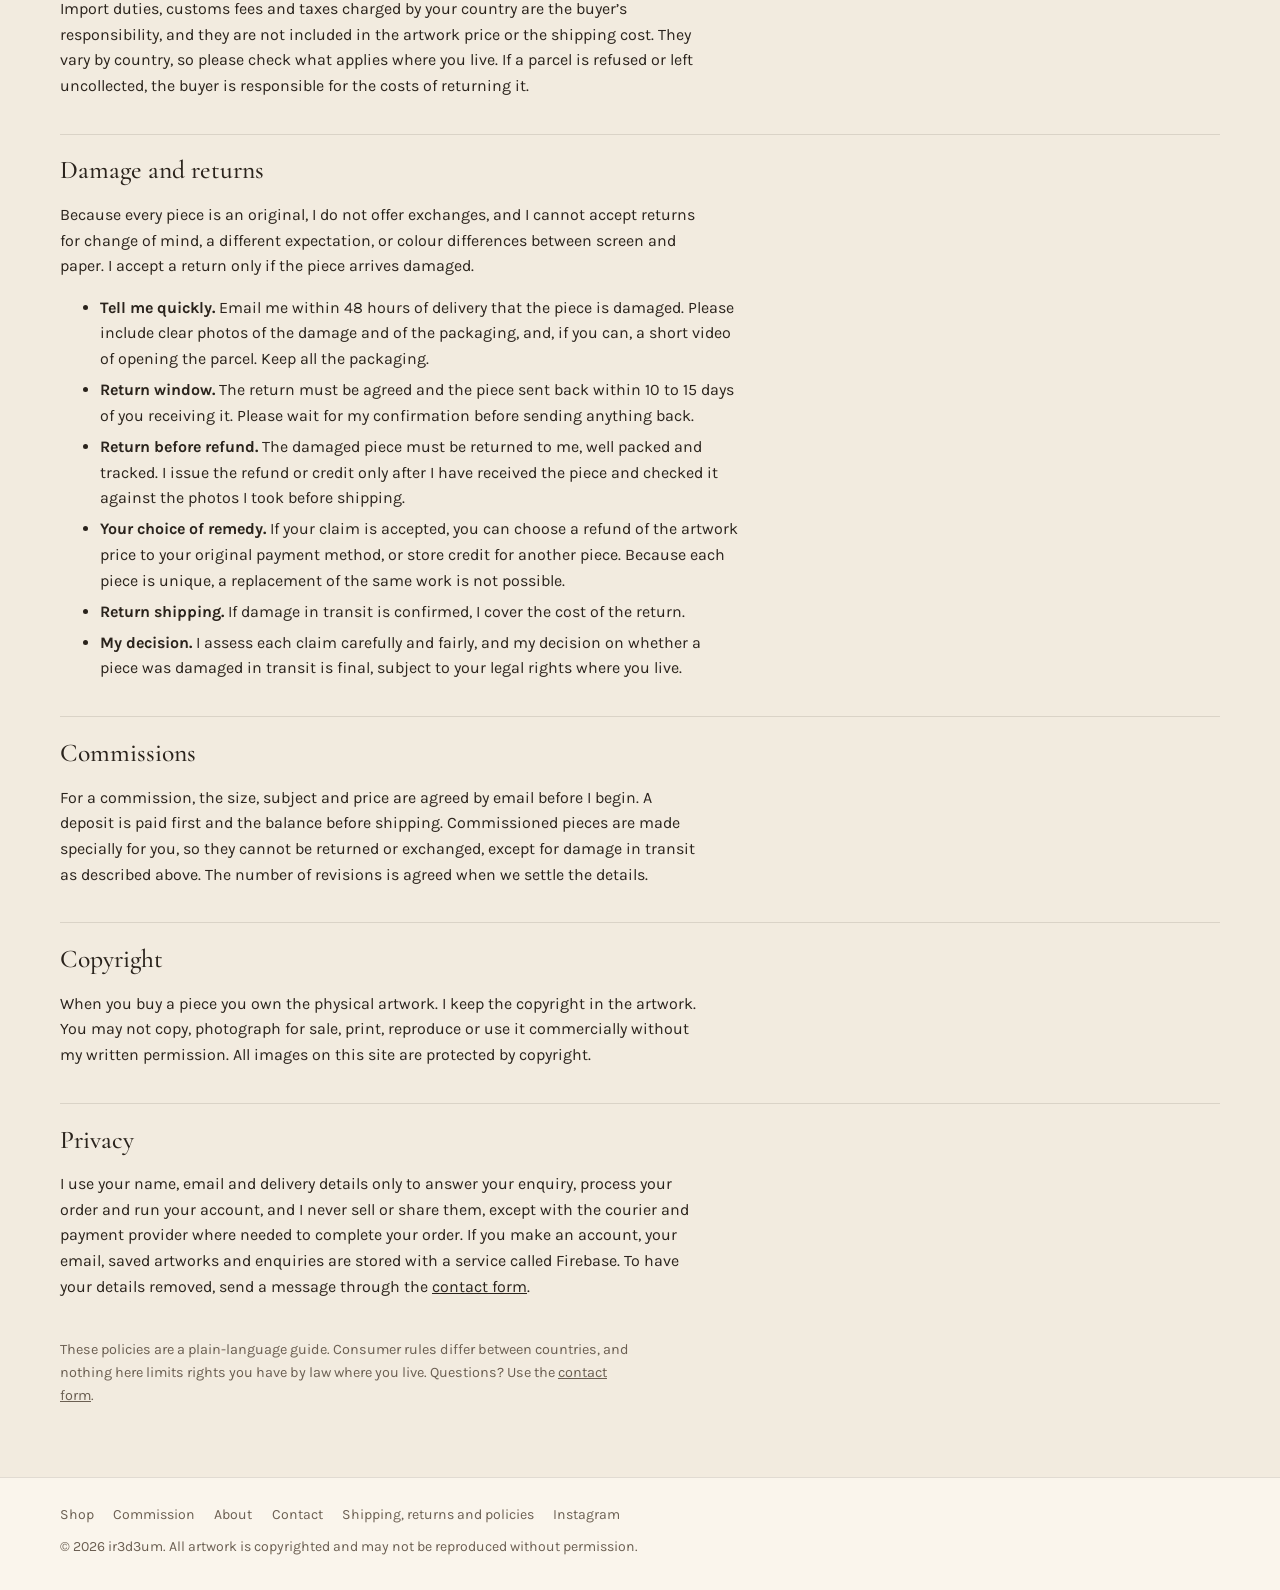
<file: policies.html>
<!DOCTYPE html>
<html lang="en">
<head>
<meta charset="utf-8">
<meta name="viewport" content="width=device-width, initial-scale=1, viewport-fit=cover">
<title>Policies | ir3d3um</title>
<meta name="description" content="Shipping, returns, customs, copyright and privacy for ir3d3um buyers worldwide.">
<link rel="icon" href="data:image/svg+xml,%3Csvg xmlns='http://www.w3.org/2000/svg' viewBox='0 0 48 48'%3E%3Ccircle cx='24' cy='24' r='21' fill='none' stroke='%23a3322b' stroke-width='3'/%3E%3C/svg%3E">
<link rel="preconnect" href="https://fonts.googleapis.com"><link rel="preconnect" href="https://fonts.gstatic.com" crossorigin>
<link href="https://fonts.googleapis.com/css2?family=Cormorant+Garamond:ital,wght@0,400;0,500;0,600;1,400&family=Karla:wght@400;500&display=swap" rel="stylesheet">
<link rel="stylesheet" href="style.css">
</head>
<body>
<header class="site-head"><div class="wrap">
  <a class="brand" href="index.html" aria-label="ir3d3um home"><svg viewBox="0 0 48 48" aria-hidden="true"><circle cx="24" cy="24" r="21.5" fill="none" stroke="currentColor" stroke-width="2.2"/><circle cx="24" cy="24" r="16" fill="none" stroke="currentColor" stroke-width="1"/><text x="24" y="29" text-anchor="middle" font-family="Cormorant Garamond,Georgia,serif" font-size="15" font-weight="600" fill="currentColor">ir3</text></svg><span>ir3d3um</span></a>
  <button class="menu-btn" type="button" aria-expanded="false" aria-controls="mainnav">Menu</button>
  <nav class="mainnav" id="mainnav" aria-label="Main"><a href="index.html">Shop</a><a href="commission.html">Commission</a><a href="about.html">About</a><a href="contact.html">Contact</a><span id="acctslot" style="display:contents"></span></nav>
</div></header>
<main class="wrap page policies">
<h1>Policies</h1>
<p class="lede">How buying from ir3d3um works, for buyers anywhere in the world. Last updated: <span id="upd">2026</span>.</p>
<nav class="toc" aria-label="Policy sections"><a href="#originals">Originals</a><a href="#prices">Prices</a><a href="#buying">How buying works</a><a href="#welcome">Welcome discount</a><a href="#shipping">Shipping and delivery</a><a href="#duties">Customs and duties</a><a href="#returns">Damage and returns</a><a href="#commissions">Commissions</a><a href="#copyright">Copyright</a><a href="#privacy">Privacy</a></nav>

<h2 id="originals">One-of-a-kind originals</h2>
<p>Every piece is an original, made by hand, and there is only one of each. Once a piece is sold it cannot be bought again, and it is marked Sold on the site. Colours may look slightly different on your screen than on the paper.</p>

<h2 id="prices">Prices</h2>
<p>The price of each artwork is fixed and is set in Indian rupees (INR). It is the same for every buyer in every country. Amounts shown in other currencies are approximate guides only, worked out from a daily exchange rate, and the rupee price is the price that applies. Shipping and import duties are not included in the artwork price (see below).</p>

<h2 id="buying">How buying works</h2>
<ol><li>Send an enquiry about the artwork using the Enquire button or the contact page.</li>
<li>I reply by email with the artwork price, shipping cost to your country and payment details.</li>
<li>Nothing is final until you confirm and payment is received. The piece is reserved for you once I confirm your order by email.</li>
<li>I pack and ship your piece and send you tracking details.</li></ol>

<h2 id="welcome">Welcome discount</h2>
<p>Create an account and verify your email to receive a personal welcome code for 5% off the artwork price of your first order. Each verified email address can use the code once. It applies to the artwork price only (not shipping or duties), and cannot be combined with other offers. I may confirm your verified email when you order.</p>

<h2 id="shipping">Shipping and delivery</h2>
<p>I ship worldwide from India. Each piece is packed flat and protected, and sent by a tracked, insured courier. I photograph every piece and its packing before it leaves me.</p>
<p>Shipping cost depends on the size and weight of the piece and on the country it is going to. I quote it by email before you pay, so there are no surprises.</p>
<p>Delivery usually takes 10 to 15 days from dispatch, depending on the destination. This is an estimate and is confirmed when you order. Customs checks and courier delays can sometimes add time.</p>

<h2 id="duties">Customs, duties and taxes</h2>
<p>Import duties, customs fees and taxes charged by your country are the buyer’s responsibility, and they are not included in the artwork price or the shipping cost. They vary by country, so please check what applies where you live. If a parcel is refused or left uncollected, the buyer is responsible for the costs of returning it.</p>

<h2 id="returns">Damage and returns</h2>
<p>Because every piece is an original, I do not offer exchanges, and I cannot accept returns for change of mind, a different expectation, or colour differences between screen and paper. I accept a return only if the piece arrives damaged.</p>
<ul>
<li><strong>Tell me quickly.</strong> Email me within 48 hours of delivery that the piece is damaged. Please include clear photos of the damage and of the packaging, and, if you can, a short video of opening the parcel. Keep all the packaging.</li>
<li><strong>Return window.</strong> The return must be agreed and the piece sent back within 10 to 15 days of you receiving it. Please wait for my confirmation before sending anything back.</li>
<li><strong>Return before refund.</strong> The damaged piece must be returned to me, well packed and tracked. I issue the refund or credit only after I have received the piece and checked it against the photos I took before shipping.</li>
<li><strong>Your choice of remedy.</strong> If your claim is accepted, you can choose a refund of the artwork price to your original payment method, or store credit for another piece. Because each piece is unique, a replacement of the same work is not possible.</li>
<li><strong>Return shipping.</strong> If damage in transit is confirmed, I cover the cost of the return.</li>
<li><strong>My decision.</strong> I assess each claim carefully and fairly, and my decision on whether a piece was damaged in transit is final, subject to your legal rights where you live.</li></ul>

<h2 id="commissions">Commissions</h2>
<p>For a commission, the size, subject and price are agreed by email before I begin. A deposit is paid first and the balance before shipping. Commissioned pieces are made specially for you, so they cannot be returned or exchanged, except for damage in transit as described above. The number of revisions is agreed when we settle the details.</p>

<h2 id="copyright">Copyright</h2>
<p>When you buy a piece you own the physical artwork. I keep the copyright in the artwork. You may not copy, photograph for sale, print, reproduce or use it commercially without my written permission. All images on this site are protected by copyright.</p>

<h2 id="privacy">Privacy</h2>
<p>I use your name, email and delivery details only to answer your enquiry, process your order and run your account, and I never sell or share them, except with the courier and payment provider where needed to complete your order. If you make an account, your email, saved artworks and enquiries are stored with a service called Firebase. To have your details removed, send a message through the <a href="contact.html">contact form</a>.</p>

<p class="note">These policies are a plain-language guide. Consumer rules differ between countries, and nothing here limits rights you have by law where you live. Questions? Use the <a href="contact.html">contact form</a>.</p>
</main>
<style>.policies h2{font:500 1.6rem/1.2 var(--serif);margin:2.2rem 0 .5rem;padding-top:1.3rem;border-top:1px solid var(--line)}.policies p,.policies li{max-width:64ch}.policies li{margin:.35rem 0}.policies .lede{margin-bottom:.8rem}.policies .toc{display:flex;flex-wrap:wrap;gap:.4rem .5rem;margin:1rem 0 0}.policies .toc a{background:var(--card);border-radius:999px;padding:.3rem .8rem;text-decoration:none;font-size:.9rem;box-shadow:var(--shadow)}.policies .note{color:var(--ink-soft);font-size:.9rem;margin-top:2.4rem}</style>
<script>(function(){var u=document.getElementById("upd");if(u)u.textContent=new Date().toLocaleDateString("en-GB",{month:"long",year:"numeric"})})()</script>
<footer class="site-foot"><div class="wrap">
  <nav aria-label="Footer"><a href="index.html">Shop</a><a href="commission.html">Commission</a><a href="about.html">About</a><a href="contact.html">Contact</a><a href="policies.html">Shipping, returns and policies</a><a href="https://www.instagram.com/ir3d3um" target="_blank" rel="noopener">Instagram</a></nav>
  <span>© 2026 ir3d3um. All artwork is copyrighted and may not be reproduced without permission.</span>
</div></footer>
<script src="site-config.js"></script>
<script src="common.js"></script>
<script src="firebase-config.js"></script>
<script src="accounts.js"></script>
</body>
</html>
</file>
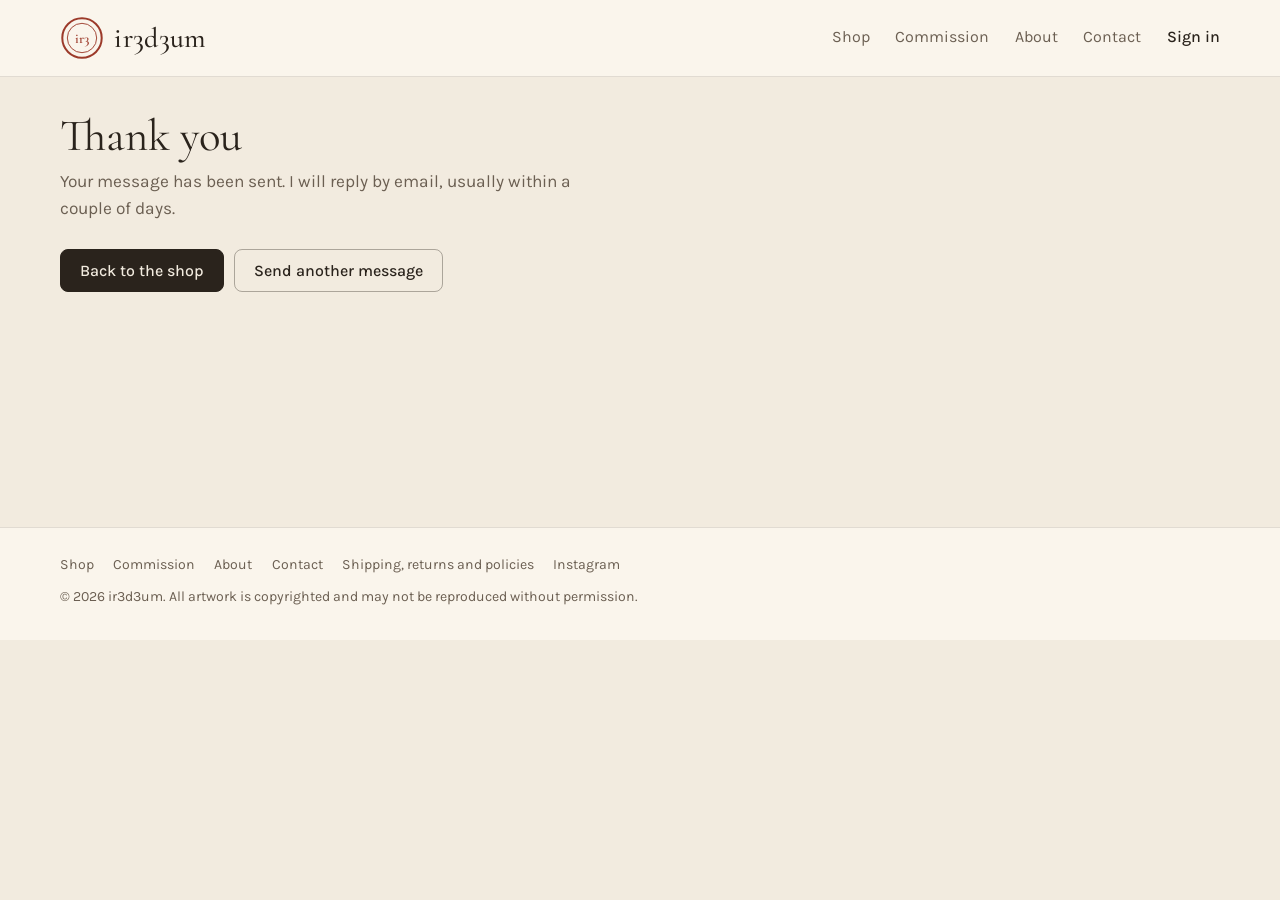
<file: thanks.html>
<!DOCTYPE html>
<html lang="en">
<head>
<meta charset="utf-8">
<meta name="viewport" content="width=device-width, initial-scale=1, viewport-fit=cover">
<title>Message sent | ir3d3um</title>
<meta name="description" content="Your message has been sent.">
<link rel="icon" href="data:image/svg+xml,%3Csvg xmlns='http://www.w3.org/2000/svg' viewBox='0 0 48 48'%3E%3Ccircle cx='24' cy='24' r='21' fill='none' stroke='%23a3322b' stroke-width='3'/%3E%3C/svg%3E">
<link rel="preconnect" href="https://fonts.googleapis.com"><link rel="preconnect" href="https://fonts.gstatic.com" crossorigin>
<link href="https://fonts.googleapis.com/css2?family=Cormorant+Garamond:ital,wght@0,400;0,500;0,600;1,400&family=Karla:wght@400;500&display=swap" rel="stylesheet">
<link rel="stylesheet" href="style.css">
</head>
<body>
<header class="site-head"><div class="wrap">
  <a class="brand" href="index.html" aria-label="ir3d3um home"><svg viewBox="0 0 48 48" aria-hidden="true"><circle cx="24" cy="24" r="21.5" fill="none" stroke="currentColor" stroke-width="2.2"/><circle cx="24" cy="24" r="16" fill="none" stroke="currentColor" stroke-width="1"/><text x="24" y="29" text-anchor="middle" font-family="Cormorant Garamond,Georgia,serif" font-size="15" font-weight="600" fill="currentColor">ir3</text></svg><span>ir3d3um</span></a>
  <button class="menu-btn" type="button" aria-expanded="false" aria-controls="mainnav">Menu</button>
  <nav class="mainnav" id="mainnav" aria-label="Main"><a href="index.html">Shop</a><a href="commission.html">Commission</a><a href="about.html">About</a><a href="contact.html">Contact</a><span id="acctslot" style="display:contents"></span></nav>
</div></header>
<main class="wrap page" style="min-height:50vh">
  <h1>Thank you</h1>
  <p class="lede">Your message has been sent. I will reply by email, usually within a couple of days.</p>
  <p style="display:flex;gap:.6rem;flex-wrap:wrap"><a class="btn" href="index.html">Back to the shop</a><a class="btn ghost" href="contact.html">Send another message</a></p>
</main>
<footer class="site-foot"><div class="wrap">
  <nav aria-label="Footer"><a href="index.html">Shop</a><a href="commission.html">Commission</a><a href="about.html">About</a><a href="contact.html">Contact</a><a href="policies.html">Shipping, returns and policies</a><a href="https://www.instagram.com/ir3d3um" target="_blank" rel="noopener">Instagram</a></nav>
  <span>© 2026 ir3d3um. All artwork is copyrighted and may not be reproduced without permission.</span>
</div></footer>
<script src="site-config.js"></script>
<script src="common.js"></script>
<script src="firebase-config.js"></script>
<script src="accounts.js"></script>
</body>
</html>
</file>
<file: style.css>
:root{
  --paper:#f2ebdf; --bar:#faf5ec; --card:#fffcf6; --tile:#e9dfcf; --ink:#2a231c; --ink-soft:#6b5f52; --seal:#9c3a2a; --seal-ink:#ffffff; --line:#2a231c1f;
  --serif:"Cormorant Garamond",Georgia,"Times New Roman",serif; --sans:"Karla",system-ui,-apple-system,"Segoe UI",sans-serif;
  --r-sm:8px; --r:12px; --r-lg:16px; --shadow:0 1px 2px #4a3a2614,0 8px 24px -14px #4a3a2640;
  color-scheme:light;
}
@media (prefers-color-scheme:dark){:root:not([data-theme="light"]){--paper:#1c1915;--bar:#24201b;--card:#2a251f;--tile:#332d26;--ink:#efe7da;--ink-soft:#b5a998;--seal:#d97a62;--line:#efe7da24;color-scheme:dark}}
:root[data-theme="dark"]{--paper:#1c1915;--bar:#24201b;--card:#2a251f;--tile:#332d26;--ink:#efe7da;--ink-soft:#b5a998;--seal:#d97a62;--line:#efe7da24;color-scheme:dark}
*,*::before,*::after{box-sizing:border-box}
[hidden]{display:none!important}
html{scroll-behavior:smooth}
body{margin:0;background:var(--paper);color:var(--ink);font:400 1rem/1.6 var(--sans);-webkit-font-smoothing:antialiased}
a{color:inherit}
:focus-visible{outline:2px solid var(--seal);outline-offset:3px;border-radius:4px}
.wrap{max-width:76rem;margin:0 auto;padding:0 max(1rem,env(safe-area-inset-left)) 0 max(1rem,env(safe-area-inset-right))}
@media (min-width:760px){.wrap{padding:0 1.75rem}}

/* header bar */
.site-head{position:sticky;top:0;z-index:20;background:var(--bar);border-bottom:1px solid var(--line)}
.site-head .wrap{display:flex;align-items:center;justify-content:space-between;gap:1rem;min-height:76px}
.brand{display:flex;align-items:center;gap:.65rem;text-decoration:none}
.brand svg{width:44px;height:44px;color:var(--seal);flex:none}
.brand span{font:500 1.75rem/1 var(--serif);letter-spacing:.01em}
.mainnav{display:flex;align-items:center;gap:1.6rem}
.mainnav a{text-decoration:none;font-size:1rem;color:var(--ink-soft);padding:.35rem 0;border-bottom:2px solid transparent}
.mainnav a:hover,.mainnav a[aria-current=page]{color:var(--ink);border-color:var(--seal)}
.mainnav a.acct{color:var(--ink);font-weight:500}
.menu-btn{display:none;background:none;border:1px solid var(--line);border-radius:var(--r-sm);padding:.45rem .8rem;font:inherit;color:var(--ink);cursor:pointer}
@media (max-width:700px){
  .menu-btn{display:block}
  .mainnav{display:none;position:absolute;left:0;right:0;top:100%;background:var(--bar);border-bottom:1px solid var(--line);flex-direction:column;align-items:stretch;gap:0;padding:.5rem 1rem 1rem}
  .mainnav.open{display:flex}
  .mainnav a{padding:.75rem .25rem;border-bottom:1px solid var(--line)}
  .brand span{font-size:1.5rem}.brand svg{width:38px;height:38px}
}

/* buttons */
.btn{display:inline-flex;align-items:center;justify-content:center;gap:.4rem;background:var(--ink);color:var(--paper);border:1px solid var(--ink);border-radius:var(--r-sm);padding:.7rem 1.2rem;font:500 1rem var(--sans);text-decoration:none;cursor:pointer;transition:background .15s,color .15s,border-color .15s}
.btn:hover{background:var(--seal);border-color:var(--seal);color:var(--seal-ink)}
.btn.ghost{background:transparent;color:var(--ink);border-color:color-mix(in srgb,var(--ink) 35%,transparent)}
.btn.ghost:hover{background:var(--ink);color:var(--paper);border-color:var(--ink)}
.btn.small{padding:.5rem .9rem;font-size:.92rem}
.btn.block{width:100%}

/* compact hero */
.hero{padding-top:2rem;padding-bottom:1.25rem}
.hero h1{font:400 clamp(1.9rem,3.6vw,2.7rem)/1.1 var(--serif);margin:0;letter-spacing:-.005em}
.hero p{margin:.5rem 0 0;color:var(--ink-soft);max-width:52ch}

/* shop toolbar */
.shopbar{display:flex;align-items:baseline;justify-content:space-between;gap:1rem;flex-wrap:wrap;padding:1rem 0 1.1rem;border-top:1px solid var(--line)}
.shopbar h2{font:500 1.6rem/1.2 var(--serif);margin:0}
.shopbar .count{color:var(--ink-soft);font-size:.9rem;margin-left:.5rem;font-family:var(--sans)}
.cur{display:flex;align-items:center;gap:.35rem;color:var(--ink-soft);font-size:.85rem}
.cur select{font:inherit;font-size:.85rem;color:var(--ink-soft);background:transparent;border:0;padding:.2rem .1rem;cursor:pointer}
.cur select:hover{color:var(--ink)}

/* product grid */
.grid{display:grid;grid-template-columns:repeat(2,minmax(0,1fr));gap:.9rem;padding-bottom:3rem}
@media (min-width:760px){.grid{grid-template-columns:repeat(3,minmax(0,1fr));gap:1.4rem}}
@media (min-width:1100px){.grid{grid-template-columns:repeat(4,minmax(0,1fr))}}
.card{display:flex;flex-direction:column;background:var(--card);border-radius:var(--r);overflow:hidden;box-shadow:var(--shadow)}
.media{position:relative;aspect-ratio:4/5;background:var(--tile)}
.media .open{position:absolute;inset:0;display:block;width:100%;height:100%;padding:.8rem;border:0;background:transparent;cursor:zoom-in}
.media img{width:100%;height:100%;object-fit:contain;display:block;-webkit-user-select:none;user-select:none;-webkit-touch-callout:none}
.wm{position:absolute;inset:0;display:flex;align-items:center;justify-content:center;color:#fff;opacity:.2;font:600 clamp(.9rem,2.4vw,1.3rem)/1 var(--serif);transform:rotate(-24deg);pointer-events:none;user-select:none;text-shadow:0 0 2px #0008;letter-spacing:.12em}
.soldtag{position:absolute;top:.6rem;left:.6rem;background:var(--seal);color:#fff;font:500 .75rem var(--sans);letter-spacing:.04em;padding:.25rem .6rem;border-radius:999px;pointer-events:none}
.heart{position:absolute;top:.55rem;right:.55rem;z-index:2;width:34px;height:34px;display:grid;place-items:center;padding:0;border:0;border-radius:50%;background:color-mix(in srgb,var(--card) 88%,transparent);color:var(--ink);cursor:pointer;box-shadow:0 1px 3px #0002;transition:transform .15s}
.heart:hover{transform:scale(1.08)}
.heart svg{width:18px;height:18px}
.heart[aria-pressed=true]{color:var(--seal)}
.heart[aria-pressed=true] svg path{fill:currentColor}
.info{display:flex;flex-direction:column;gap:.15rem;padding:.8rem .9rem .9rem;flex:1}
.info h3{font:500 1.2rem/1.2 var(--serif);margin:0}
.info .meta{color:var(--ink-soft);font-size:.82rem;line-height:1.35}
.info .price{font-weight:500;margin-top:.3rem;font-size:.95rem}
.info .price.sold{color:var(--seal)}
.info .btn{margin-top:auto}
.info .btnrow{margin-top:.7rem}
@media (max-width:480px){.info{padding:.65rem .7rem .75rem}.info h3{font-size:1.05rem}.info .btn{padding:.5rem .6rem;font-size:.85rem}}

/* page content */
.page{padding-top:2.2rem;padding-bottom:3.5rem}
.page h1{font:400 clamp(2rem,4vw,2.8rem)/1.1 var(--serif);margin:0 0 .4rem}
.page .lede{color:var(--ink-soft);font-size:1.08rem;max-width:56ch;margin:0 0 1.6rem}
.prose p{max-width:62ch;margin:0 0 1rem}
.panel{background:var(--card);border-radius:var(--r-lg);padding:1.4rem;box-shadow:var(--shadow)}
@media (min-width:760px){.panel{padding:2rem}}
.two{display:grid;gap:1.5rem}
@media (min-width:900px){.two{grid-template-columns:1fr 1.15fr;gap:2.5rem;align-items:start}}
.pull{font:italic 400 clamp(1.6rem,3vw,2.2rem)/1.25 var(--serif);margin:0}
.steps{list-style:none;margin:0 0 1.6rem;padding:0;display:grid;gap:.9rem;counter-reset:s}
.steps li{counter-increment:s;background:var(--card);border-radius:var(--r);padding:1rem 1rem 1rem 3.4rem;position:relative;box-shadow:var(--shadow)}
.steps li::before{content:counter(s);position:absolute;left:1rem;top:.85rem;width:1.7rem;height:1.7rem;border-radius:50%;display:grid;place-items:center;background:var(--seal);color:#fff;font:500 .9rem var(--sans)}

/* forms */
.irform{display:grid;gap:.9rem;max-width:36rem}
.irform label{display:grid;gap:.3rem;font-size:.88rem;color:var(--ink-soft)}
.irform input,.irform select,.irform textarea{width:100%;font:inherit;font-size:1rem;color:var(--ink);background:var(--paper);border:1px solid var(--line);border-radius:var(--r-sm);padding:.7rem .8rem}
.irform input:focus,.irform select:focus,.irform textarea:focus{outline:2px solid var(--seal);outline-offset:0;border-color:transparent}
.irform input[type=file]{padding:.55rem;background:var(--tile)}
.irform .hint,.formstatus{font-size:.85rem;color:var(--ink-soft);margin:0}
.formstatus.bad{color:var(--seal)}
.row2{display:grid;gap:.9rem}
@media (min-width:560px){.row2{grid-template-columns:1fr 1fr}}

/* banner and footer */
.banner{background:var(--seal);color:#fff;text-align:center;padding:.55rem 2.6rem;font:500 .92rem var(--sans);position:relative}
.banner button{position:absolute;right:.6rem;top:50%;transform:translateY(-50%);background:none;border:0;color:#fff;font-size:1.3rem;cursor:pointer}
.site-foot{border-top:1px solid var(--line);background:var(--bar);color:var(--ink-soft);font-size:.88rem}
.site-foot .wrap{display:flex;flex-wrap:wrap;gap:.6rem 1.6rem;justify-content:space-between;padding-top:1.6rem;padding-bottom:2rem}
.site-foot nav{display:flex;flex-wrap:wrap;gap:.4rem 1.2rem}
.site-foot a{text-decoration:none}.site-foot a:hover{color:var(--ink);text-decoration:underline}

/* dialogs */
dialog{border:0;border-radius:var(--r-lg);padding:0;max-width:94vw;max-height:94vh;background:transparent;color:var(--ink)}
dialog::backdrop{background:#000c}
.viewer{display:flex;flex-direction:column;align-items:center;gap:.7rem;padding:.2rem}
.viewer .frame{position:relative;line-height:0;border-radius:var(--r);overflow:hidden}
.viewer img{display:block;max-width:92vw;max-height:72vh;width:auto;height:auto;-webkit-user-select:none;user-select:none;-webkit-touch-callout:none}
.viewer .wm{font-size:clamp(1.4rem,6vw,2.8rem)}
.viewer canvas{display:block;max-width:92vw;max-height:66vh;width:auto;height:auto;border-radius:var(--r)}
#roomcanvas{touch-action:none;cursor:grab}
.cap{color:#eee;text-align:center;margin:0;font:1.05rem/1.4 var(--serif)}
.acts{display:flex;flex-wrap:wrap;gap:.5rem;justify-content:center}
.acts .btn.ghost{color:#fff;border-color:#fff8}
.acts .btn.ghost:hover{background:#fff;color:#111;border-color:#fff}
.acts label.btn input{display:none}
.fine{color:#bbb;font-size:.78rem;text-align:center;max-width:34rem;margin:0}
.fine input[type=range]{vertical-align:middle;width:9rem}
.closex{position:fixed;top:.8rem;right:.8rem;width:40px;height:40px;border-radius:50%;border:0;background:#fff;color:#111;font-size:1.4rem;line-height:1;cursor:pointer}

/* account dialogs */
.sheet{background:var(--card);color:var(--ink);padding:1.4rem;width:min(30rem,92vw);border-radius:var(--r-lg);overflow:auto;max-height:92vh}
.sheet h3{font:500 1.6rem var(--serif);margin:0 0 .6rem}.sheet h4{font:500 1.15rem var(--serif);margin:1.3rem 0 .5rem}
.tabs{display:grid;grid-template-columns:1fr 1fr;background:var(--tile);border-radius:var(--r-sm);padding:4px;margin:0 0 1rem}
.tabs button{border:0;background:transparent;border-radius:6px;padding:.55rem;font:500 .95rem var(--sans);color:var(--ink-soft);cursor:pointer}
.tabs button[aria-selected=true]{background:var(--card);color:var(--ink);box-shadow:0 1px 3px #0002}
.chk{display:flex!important;align-items:center;gap:.5rem;font-size:.92rem;color:var(--ink)}
.chk input{width:auto!important}
.verbox{background:var(--tile);padding:.9rem;border-radius:var(--r-sm);margin:.4rem 0 .2rem}
.verbox strong{display:block;font:500 1.05rem var(--serif)}
.verbox code{display:inline-block;background:var(--ink);color:var(--paper);padding:.25rem .6rem;border-radius:6px;font-size:1.05rem;letter-spacing:.08em;margin:.4rem 0}
.verbox .btn{margin:.4rem .4rem 0 0}
.favgrid{display:grid;grid-template-columns:repeat(auto-fill,minmax(110px,1fr));gap:.6rem}
.favitem{background:var(--tile);border:0;border-radius:var(--r-sm);padding:.4rem;cursor:pointer;color:var(--ink);font:inherit;font-size:.8rem;text-align:left}
.favitem img{width:100%;height:90px;object-fit:contain;display:block;margin-bottom:.3rem}
.enqlist{list-style:none;padding:0;margin:0}.enqlist li{padding:.5rem 0;border-bottom:1px solid var(--line)}.enqlist span{display:block;font-size:.85rem;color:var(--ink-soft)}
.textlink{background:none;border:0;padding:0;font:inherit;font-size:.88rem;color:var(--ink-soft);text-decoration:underline;cursor:pointer}

@media print{.grid,dialog{display:none!important}body::before{content:"Artwork is copyrighted. Printing is not permitted.";display:block;padding:2rem}}
@media (prefers-reduced-motion:reduce){html{scroll-behavior:auto}*{transition:none!important}}

/* tablets: tighter nav so all links fit */
@media (min-width:701px) and (max-width:980px){.mainnav{gap:1.1rem}.mainnav a{font-size:.95rem}.brand span{font-size:1.55rem}}
/* touch screens: bigger tap targets */
@media (hover:none),(pointer:coarse){
  .heart{width:40px;height:40px}.heart svg{width:20px;height:20px}
  .info .btn,.btn.small{min-height:44px}
  .mainnav a{min-height:44px;display:flex;align-items:center}
  .cur select{padding:.5rem .2rem}
}
/* phones */
@media (max-width:480px){
  .hero{padding-top:1.4rem;padding-bottom:1rem}.hero h1{font-size:1.75rem}.hero p{font-size:.95rem}
  .shopbar h2{font-size:1.4rem}
  .page{padding-top:1.6rem}.page h1{font-size:1.9rem}.panel{padding:1.1rem}
  .acts .btn{flex:1 1 auto}
  .closex{top:.6rem;right:.6rem}
}
</file>
